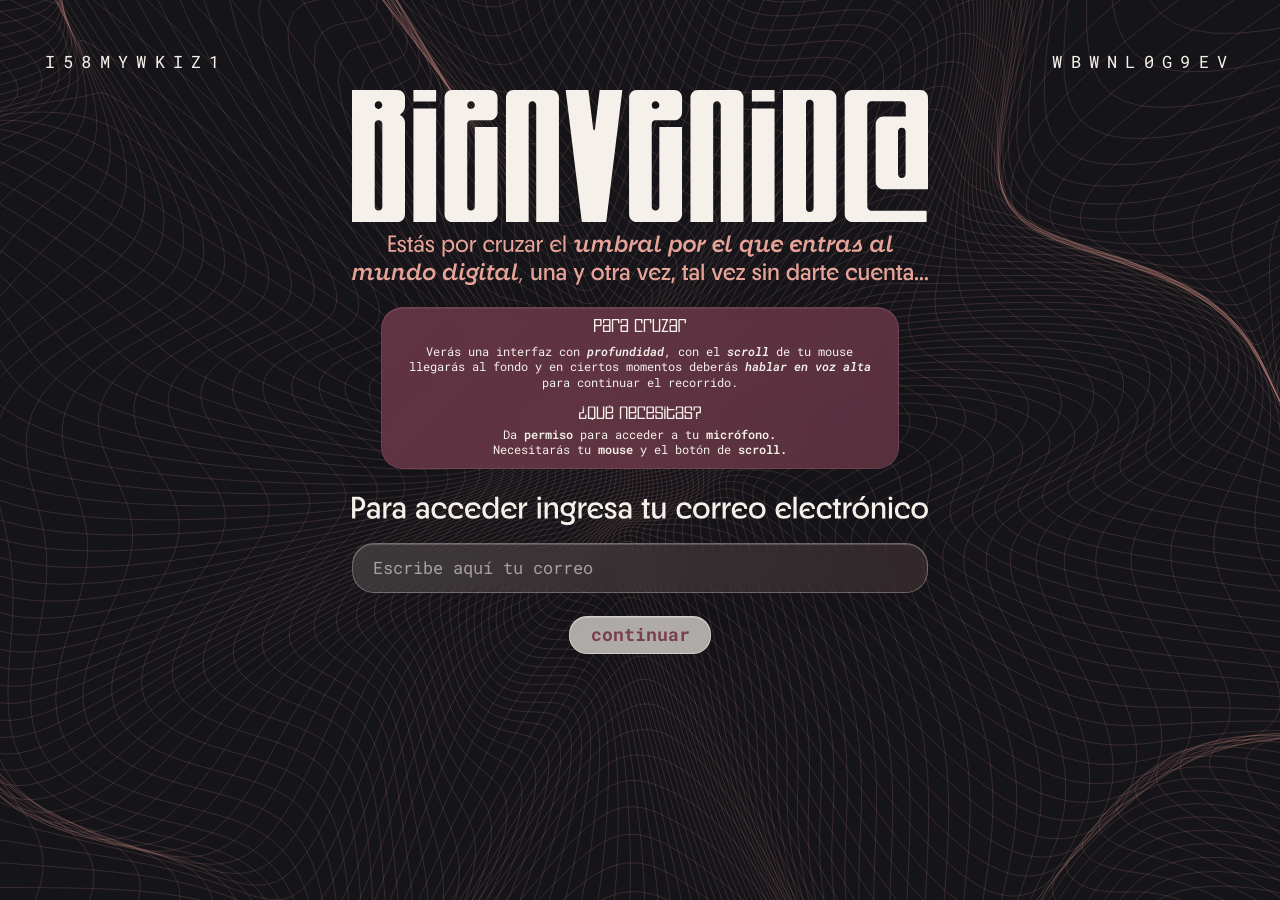
<file: index.html>
<!doctype html>
<html lang="es">
<head>
  <meta charset="utf-8">
  <meta name="viewport" content="width=device-width,initial-scale=1">
  <title>Bienvenide</title>
  <link rel="stylesheet" href="styles.css?v=50">
  <script src="script.js?v=51" defer></script>
</head>
<body>
  <main id="mesh-demo" class="mesh-demo">
    <div class="mesh-layer" aria-hidden="true"></div>
    <div class="code-decoration entrance" aria-hidden="true">
      <span data-random-code>8RG0@#&?/\</span>
      <span data-random-code>8RG0@#&?/\</span>
    </div>
    <section class="welcome" aria-label="Bienvenida">
      <h1 class="welcome-title entrance">
        <img src="assets/Recurso%204bienvenida.svg" alt="Bienvenide" width="386" height="88" decoding="async">
      </h1>
      <p class="threshold-subtitle"><img src="assets/Recurso%2025umbral.svg" alt="Estás por cruzar el umbral por el que entras al mundo digital, una y otra vez, tal vez sin darte cuenta"></p>
      <section class="instructions entrance" aria-labelledby="instructions-title">
        <!-- Supplied SVG headings retain accessible text alternatives. -->
        <h2 id="instructions-title" class="display-copy" data-svg-slot="instructions"><img src="assets/Recurso%2023para-cruzar.svg" alt="Para cruzar" class="label-svg"></h2>
        <p>Verás una interfaz con <strong><em>profundidad</em></strong>, con el <strong><em>scroll</em></strong> de tu mouse llegarás al fondo y en ciertos momentos deberás <strong><em>hablar en voz alta</em></strong> para continuar el recorrido.</p>
        <h2 class="display-copy" data-svg-slot="requirements"><img src="assets/Recurso%2024que-necesitas.svg" alt="¿Qué necesitas?" class="label-svg"></h2>
        <p>Da <strong>permiso</strong> para acceder a tu <strong>micrófono.</strong><br>Necesitarás tu <strong>mouse</strong> y el botón de <strong>scroll.</strong></p>
      </section>
      <section class="access entrance" aria-labelledby="access-title">
        <h2 id="access-title" class="display-copy" data-svg-slot="access"><img src="assets/Recurso%208para-acceder.svg" alt="Para acceder ingresa tu correo electrónico" class="label-svg"></h2>
        <!-- Email and microphone permission unlock the local transition. -->
        <form class="access-form" novalidate>
          <label class="sr-only" for="welcome-email">Correo electrónico</label>
          <input id="welcome-email" name="email" type="email" required aria-describedby="access-feedback" autocomplete="email" placeholder="Escribe aquí tu correo">
          <p id="access-feedback" class="access-feedback" role="status" aria-live="polite" aria-atomic="true"></p>
          <button type="submit" class="continue-button">continuar</button>
        </form>
      </section>
    </section>
  </main>
</body>
</html>
</file>
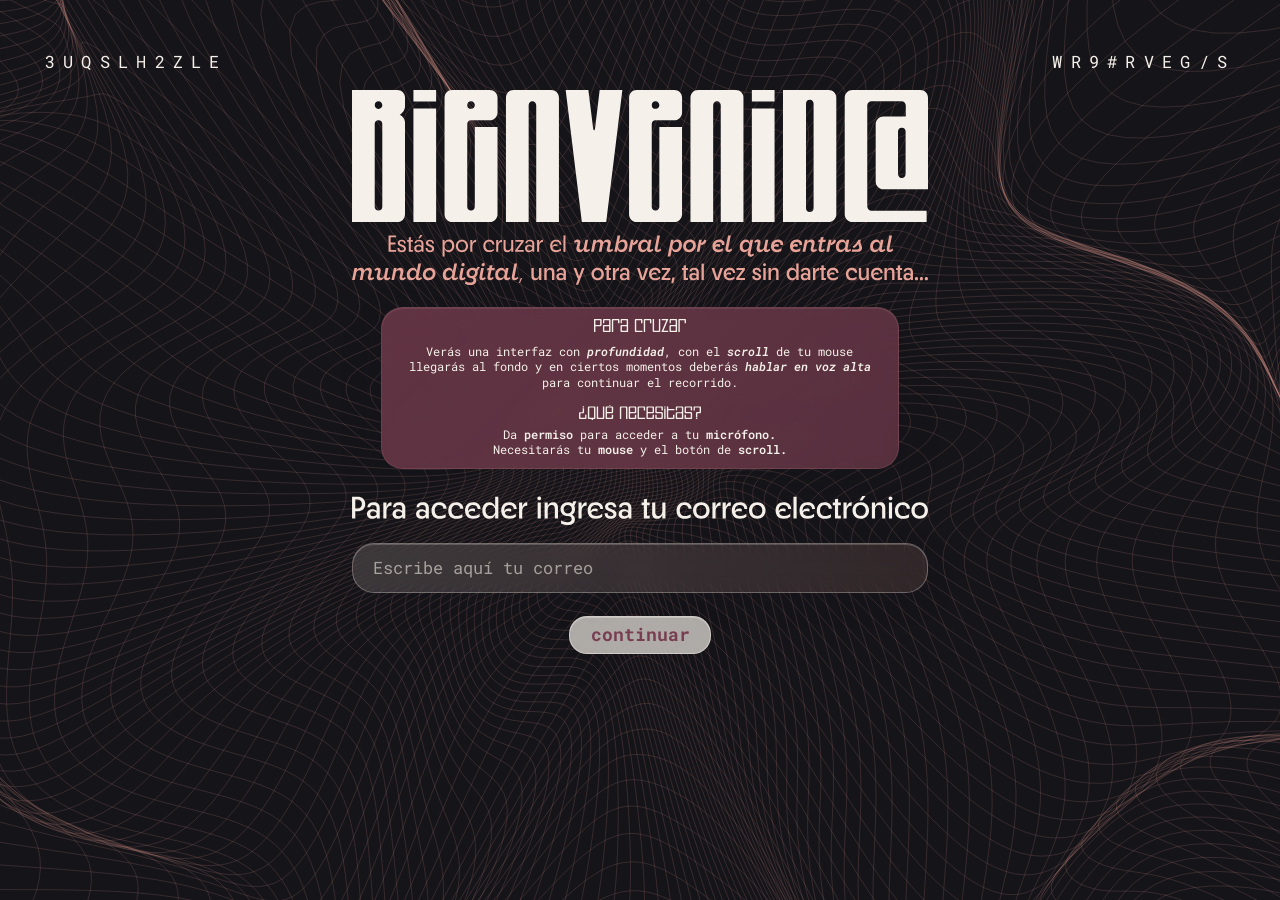
<file: interaccion.html>
<!doctype html>
<html lang="es">
<head>
  <meta charset="utf-8">
  <meta name="viewport" content="width=device-width,initial-scale=1">
  <meta name="theme-color" content="#151419">
  <title>Interacción</title>
  <link rel="stylesheet" href="styles.css?v=50">
  <script src="script.js?v=51" defer></script>
</head>
<body>
  <main id="mesh-demo" class="mesh-demo interaction-page" data-page="interaction" aria-label="Llave tridimensional de líneas coral en movimiento suave">
    <div class="mesh-layer" aria-hidden="true"></div>
  </main>
</body>
</html>
</file>
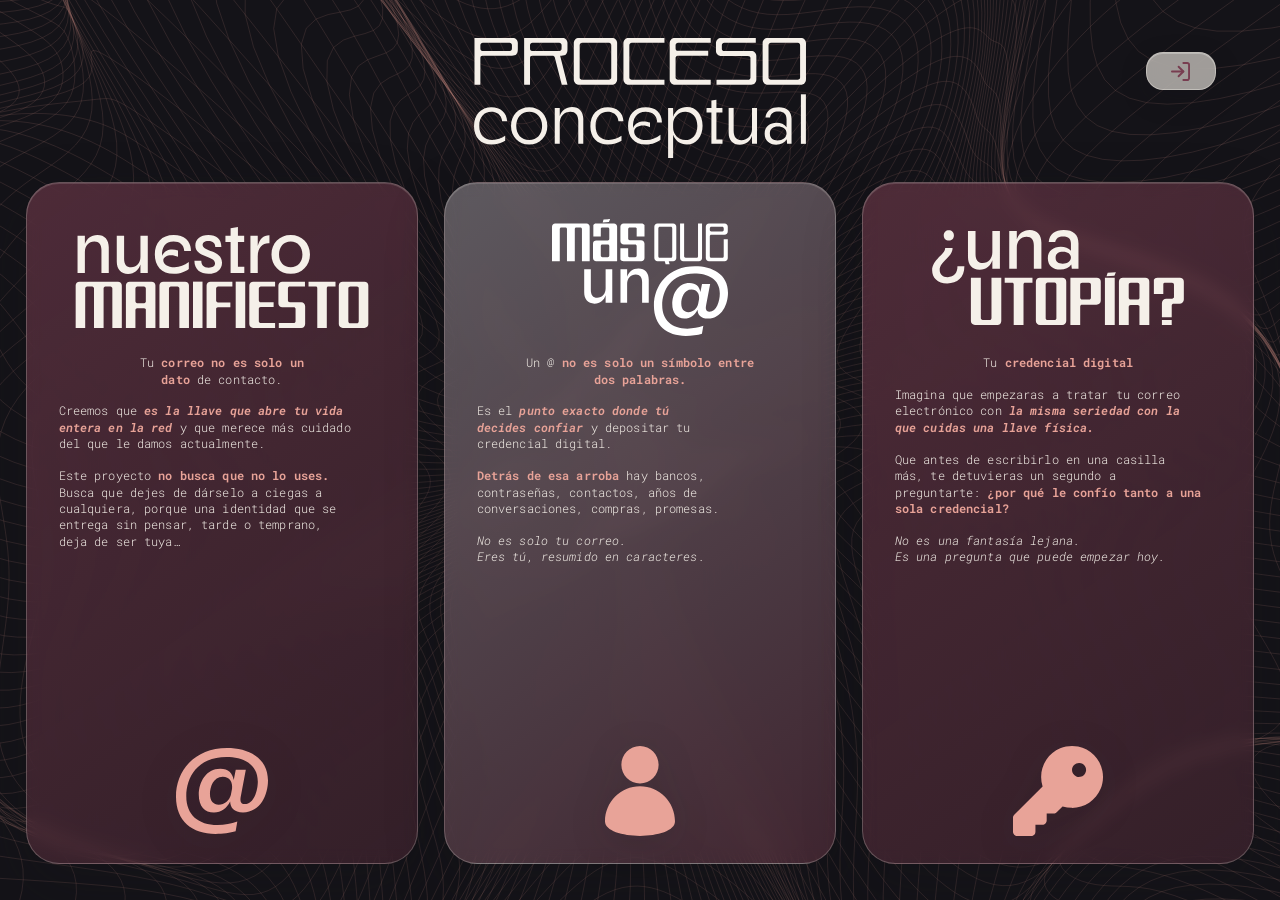
<file: reflexion.html>
<!doctype html>
<html lang="es">
<head>
  <meta charset="utf-8">
  <meta name="viewport" content="width=device-width,initial-scale=1">
  <meta name="theme-color" content="#151419">
  <title>Proceso conceptual</title>
  <link rel="stylesheet" href="styles.css?v=50">
  <script src="script.js?v=51" defer></script>
</head>
<body>
  <main id="mesh-demo" class="mesh-demo reflection-page" data-page="reflection" aria-labelledby="reflection-title">
    <div class="mesh-layer" aria-hidden="true"></div>
    <section class="reflection-content">
      <h1 id="reflection-title" class="reflection-heading">
        <img src="assets/Recurso%2021proceso.svg" alt="Proceso conceptual">
      </h1>
      <button type="button" class="reflection-exit" aria-label="Salir de Reflexión">
        <img src="assets/Recurso%2032salir.svg" alt="">
      </button>
      <div class="reflection-options">
        <article class="reflection-card reflection-card-manifesto">
          <img class="reflection-card-title" src="assets/Recurso%2020manifiesto.svg" alt="Nuestro manifiesto">
          <div class="reflection-copy">
            <p class="reflection-lead">Tu <strong>correo no es solo un<br>dato</strong> de contacto.</p>
            <p>Creemos que <strong><em>es la llave que abre tu vida<br>entera en la red</em></strong> y que merece más cuidado<br>del que le damos actualmente.</p>
            <p>Este proyecto <strong>no busca que no lo uses.</strong><br>Busca que dejes de dárselo a ciegas a<br>cualquiera, porque una identidad que se<br>entrega sin pensar, tarde o temprano,<br>deja de ser tuya…</p>
          </div>
          <img class="reflection-card-icon icon-at" src="assets/Recurso%2029icono-arroba.svg" alt="" aria-hidden="true">
        </article>
        <article class="reflection-card reflection-card-at">
          <img class="reflection-card-title" src="assets/Recurso%2019mas-que-arroba.svg" alt="Más que un arroba">
          <div class="reflection-copy">
            <p class="reflection-lead">Un @ <strong>no es solo un símbolo entre<br>dos palabras.</strong></p>
            <p>Es el <strong><em>punto exacto donde tú<br>decides confiar</em></strong> y depositar tu<br>credencial digital.</p>
            <p><strong>Detrás de esa arroba</strong> hay bancos,<br>contraseñas, contactos, años de<br>conversaciones, compras, promesas.</p>
            <p><em>No es solo tu correo.<br>Eres tú, resumido en caracteres.</em></p>
          </div>
          <img class="reflection-card-icon icon-person" src="assets/Recurso%2030icono-persona.svg" alt="" aria-hidden="true">
        </article>
        <article class="reflection-card reflection-card-utopia">
          <img class="reflection-card-title" src="assets/Recurso%2018utopia.svg" alt="¿Una utopía?">
          <div class="reflection-copy">
            <p class="reflection-lead">Tu <strong>credencial digital</strong></p>
            <p>Imagina que empezaras a tratar tu correo<br>electrónico con <strong><em>la misma seriedad con la<br>que cuidas una llave física.</em></strong></p>
            <p>Que antes de escribirlo en una casilla<br>más, te detuvieras un segundo a<br>preguntarte: <strong>¿por qué le confío tanto a una<br>sola credencial?</strong></p>
            <p><em>No es una fantasía lejana.<br>Es una pregunta que puede empezar hoy.</em></p>
          </div>
          <img class="reflection-card-icon icon-key" src="assets/Recurso%2031icono-llavetres.svg" alt="" aria-hidden="true">
        </article>
      </div>
    </section>
  </main>
</body>
</html>
</file>
<file: styles.css>
@font-face { font-family:'Roboto Mono'; src:url('assets/RobotoMono-VariableFont_wght.ttf') format('truetype'); font-weight:100 900; font-style:normal; font-display:swap; }
@font-face { font-family:'Roboto Mono'; src:url('assets/RobotoMono-Italic-VariableFont_wght.ttf') format('truetype'); font-weight:100 900; font-style:italic; font-display:swap; }
:root {
  color-scheme: dark;
  --color-background: #151419;
  --color-mesh: #D99489;
  --mesh-opacity: 0.22;
  --color-primary-text: #F5F0E9;
  --color-secondary-text: #C0B8BF;
  --color-field: #29262E;
  --color-accent: #783D50;
  --color-focus: #F2B0A2;
  --font-body: 'Roboto Mono', monospace;
  --font-display-placeholder: Arial, sans-serif;
  background: var(--color-background);
}
* { box-sizing: border-box; }
body { margin: 0; }
.mesh-demo { position: relative; isolation: isolate; width: 100%; min-height: 100svh; overflow: hidden; background: var(--color-background); color: var(--color-primary-text); font-family: var(--font-body); }
.mesh-layer { position: absolute; inset: 0; z-index: -1; overflow: hidden; pointer-events: none; }
.mesh-layer canvas { display: block; width: 100%; height: 100%; }
.code-decoration { position: absolute; top: clamp(24px, 5.6vh, 76px); left: 3.5%; right: 3.5%; display: flex; justify-content: space-between; gap: 20px; color: var(--color-primary-text); font-size: clamp(12px, 1.35vw, 27px); letter-spacing: .48em; white-space: nowrap; pointer-events: none; }
.welcome { width: clamp(560px, 48vw, 920px); margin: 0 auto; padding: clamp(88px, 11.5vh, 160px) 0 clamp(48px, 6vh, 88px); text-align: center; }
.welcome-title { margin: 0 0 clamp(24px, 3.7vh, 48px); line-height: 0; }
.welcome-title img { width: 100%; height: auto; display: block; }
.instructions { padding: clamp(18px, 1.5vw, 30px) clamp(18px, 2.3vw, 46px); border-radius: clamp(20px, 2vw, 40px); background: rgb(120 61 80 / .82); }
.display-copy { font-family: var(--font-display-placeholder); font-weight: 400; }
.instructions h2 { margin: 0 0 .7em; font-size: clamp(20px, 1.7vw, 34px); line-height: 1.2; }
.instructions p { margin: 0; font-size: clamp(15px, 1.15vw, 23px); line-height: 1.3; font-weight: 400; }
.instructions p + h2 { margin-top: .85em; margin-bottom: .4em; }
.instructions strong { font-weight: 600; }
.access { margin-top: clamp(28px, 4vh, 56px); }
.access h2 { font-size: clamp(22px, 1.9vw, 38px); line-height: 1.25; margin: 0 0 clamp(22px, 3vh, 40px); }
.access-form { display: flex; flex-direction: column; align-items: center; gap: clamp(28px, 3.6vh, 50px); }
.access-form input { width: 100%; border: 1px solid transparent; border-radius: 18px; background: var(--color-field); color: var(--color-primary-text); padding: .65em 1.35em; min-height: 48px; font: 400 clamp(14px, 1.34vw, 26px)/1.5 var(--font-body); }
.access-form input::placeholder { color: var(--color-secondary-text); opacity: 1; }
.continue-button { background: var(--color-accent); color: var(--color-primary-text); border: 0; border-radius: 18px; min-height: 48px; padding: .28em 1.4em; font-size: clamp(24px, 1.9vw, 38px); line-height: 1.2; cursor: pointer; }
.access-form :focus-visible { outline: 2px solid var(--color-focus); outline-offset: 4px; }
.continue-button:hover { background: #8b4b60; }
.sr-only { position: absolute; width: 1px; height: 1px; padding: 0; margin: -1px; overflow: hidden; clip-path: inset(50%); white-space: nowrap; border: 0; }
.entrance { animation: welcome-fade 1.4s ease-out both; }
.code-decoration { animation-delay: .1s; }
.welcome-title { animation-delay: .25s; }
.instructions { animation-delay: .45s; }
.access { animation-delay: .65s; }
@keyframes welcome-fade { from { opacity: 0; } to { opacity: 1; } }
@media (max-width: 900px) {
  .welcome { width: min(680px, calc(100% - 40px)); padding-top: 110px; }
  .instructions p { font-size: clamp(14px, 2.3vw, 18px); }
  .access-form input { font-size: 16px; }
  .welcome-title { margin-bottom: 28px; }
}
@media (max-width: 480px) {
  .code-decoration { font-size: 11px; letter-spacing: .2em; }
  .welcome { width: calc(100% - 32px); padding: 88px 0 40px; }
  .instructions { padding: 22px 18px; }
  .instructions p { line-height: 1.55; }
  .access h2 { font-size: 23px; }
  .access-form input { padding-inline: 16px; }
  .continue-button { min-width: 160px; }
}
@media (prefers-reduced-motion: reduce) { .entrance { animation: none; } }

@media (max-height: 500px) and (orientation: landscape) { .welcome { padding-top: 76px; } }

/* Supplied lettering: intrinsic proportions, responsive sizing, accessible alt text. */
.label-svg { display: block; width: auto; height: .9em; max-width: 100%; margin-inline: auto; }
[data-svg-slot="access"] .label-svg { width: 100%; height: auto; }
.continue-button .label-svg { height: .8em; }
.continue-button { padding: .55em 1.25em; }

/* Staggered central entrance. Containers stay still; each text enters separately. */
.welcome-title.entrance, .instructions.entrance, .access.entrance { animation: none; }
.welcome-title,
.instructions > h2,
.instructions > p,
.access > h2,
.access-form > input,
.access-form > button {
  animation: center-reveal 1800ms ease-in-out both;
  animation-delay: var(--reveal-delay, 400ms);
}
.welcome-title { --reveal-delay: 400ms; }
.instructions > h2:first-child { --reveal-delay: 1200ms; }
.instructions > p:nth-of-type(1) { --reveal-delay: 2000ms; }
.instructions > h2:nth-of-type(2) { --reveal-delay: 2800ms; }
.instructions > p:nth-of-type(2) { --reveal-delay: 3600ms; }
/* Instructions finish at 5.4s; allow 6s to read before revealing access. */
.access > h2 { --reveal-delay: 11400ms; }
.access-form > input { --reveal-delay: 12200ms; }
.access-form > button { --reveal-delay: 13000ms; }
/* Override the container reset for the title, which is itself a reveal item. */
.welcome-title.entrance { animation: center-reveal 1800ms ease-in-out 400ms both; }
.instructions.entrance { animation: welcome-fade 2000ms ease-in-out 850ms both; }
@keyframes center-reveal {
  from { opacity: 0; transform: translateY(14px); }
  to { opacity: 1; transform: translateY(0); }
}
/* Focusing a control makes it visible immediately, even during the entrance. */
.access-form > input:focus, .access-form > button:focus { animation: none; }
@media (prefers-reduced-motion: reduce) {
  .welcome-title.entrance, .instructions.entrance, .access.entrance,
  .instructions > h2, .instructions > p, .access > h2,
  .access-form > input, .access-form > button { animation: none; }
}

/* Shared fixed viewport keeps the geometry framing consistent between pages. */
.mesh-layer { position: fixed; }
.interaction-page { min-height: 100svh; }
.access-feedback { color:var(--color-focus); font:400 14px/1.5 var(--font-body); margin:-12px 0; width:100%; padding-left:20px; text-align:left; }
.access-feedback:empty { display: none; }
.access-form input[aria-invalid="true"] { border-color: var(--color-focus); }
.has-feedback .access > h2, .has-feedback .access-form > input,
.has-feedback .access-form > button { animation: none; }
.continue-button:disabled { cursor: wait; opacity: .55; }
.welcome, .code-decoration { transition: opacity 1s ease-in-out; }
.is-leaving .welcome, .is-leaving .code-decoration { opacity: 0; pointer-events: none; }
/* Override entrance fill mode on the decoration so it can fade out as well. */
.is-leaving .code-decoration { animation: none; }
@media (prefers-reduced-motion: reduce) {
  .welcome, .code-decoration { transition: none; }
}

/* Interaction layers: background 0, text 1, connections 2, keys 3,
   preserved mesh 4, heading and controls 6. */
.inbox-page { height:100svh; min-height:100svh; overflow:hidden; }
.inbox-page .mesh-layer { z-index:4; }
.inbox-scene { position:absolute; inset:0; pointer-events:none; font-family:var(--font-body); color:var(--color-primary-text); }
.scene-vignette { position:absolute; inset:0; z-index:0; background:radial-gradient(ellipse at center,transparent 45%,rgb(120 61 80 / .25) 83%,rgb(120 61 80 / .72) 115%); opacity:0; animation:inbox-enter 2s ease 0s forwards; }
.ambient-data { position:absolute; inset:0; z-index:1; opacity:0; animation:inbox-enter 1.5s ease .2s forwards; }
.ambient-data span { position:absolute; color:var(--color-primary-text); font-size:clamp(12px,1.25vw,22px); letter-spacing:.12em; white-space:nowrap; }
.data-network { position:absolute; inset:0; width:100%; height:100%; z-index:2; overflow:visible; opacity:0; animation:inbox-enter 1s ease 1.6s forwards; }
.data-network line { stroke:var(--color-primary-text); stroke-width:1; }
.data-network circle { fill:var(--color-primary-text); }
.secondary-keys { position:absolute; inset:0; z-index:3; overflow:hidden; opacity:0; animation:inbox-enter 1.8s ease .7s forwards; }
.secondary-key { position:absolute; width:41%; aspect-ratio:942.34/401.15; opacity:.78; transform-origin:center; animation:key-drift var(--drift-time,23s) ease-in-out infinite alternate; }
.secondary-key canvas { display:block; width:100%; height:100%; }
.secondary-key-0 { left:-6%; top:35%; --angle:-22deg; --drift-time:27s; }
.secondary-key-1 { right:17%; top:-18%; --angle:157deg; --drift-time:33s; animation-delay:-7s; }
.secondary-key-2 { right:-9%; top:23%; --angle:83deg; --drift-time:29s; animation-delay:-12s; }
.secondary-key-3 { right:-2%; bottom:-13%; --angle:24deg; --drift-time:37s; animation-delay:-18s; }
.inbox-heading { position:absolute; left:2.4%; top:8%; width:22%; z-index:12; opacity:0; transform:translate3d(0,0,0); will-change:opacity,transform; animation:inbox-enter 1.4s ease .2s forwards,heading-float 8s ease-in-out 1.6s infinite; }
.inbox-heading h1 { margin:0; padding:14px 16px; border-radius:22px; background:rgb(192 184 191 / .32); }
.inbox-title-art { display:block; width:100%; aspect-ratio:515.71/169.21; background:var(--color-primary-text); mask:url('assets/Recurso%209Bandeja-entrada.svg') center/contain no-repeat; -webkit-mask:url('assets/Recurso%209Bandeja-entrada.svg') center/contain no-repeat; }
.inbox-heading p { margin:16px 0 0 18%; font-size:clamp(12px,1.2vw,21px); white-space:nowrap; }
.inbox-heading p span { margin-right:.5em; }
.discover-icon { width:1em; height:1em; flex:0 0 auto; border:1px solid currentColor; background:linear-gradient(45deg,transparent 48%,currentColor 49%,currentColor 51%,transparent 52%),linear-gradient(-45deg,transparent 48%,currentColor 49%,currentColor 51%,transparent 52%); }
.inbox-top-code { position:absolute; inset:3.5% 3.2% auto; display:flex; justify-content:space-between; z-index:30; font-size:clamp(11px,1.3vw,23px); letter-spacing:.4em; opacity:0; animation:inbox-enter 1s ease .1s forwards; pointer-events:none; text-shadow:0 2px 12px #151419,0 0 6px #151419; }
.data-node { position:absolute; z-index:7; display:grid; justify-items:center; gap:4px; border:0; background:transparent; color:var(--color-primary-text); transform:translate(-50%,-50%); opacity:0; visibility:hidden; transition:opacity .7s ease,visibility .7s; pointer-events:none; padding:6px; cursor:pointer; }
.data-node.is-visible { opacity:1; visibility:visible; pointer-events:auto; }
.node-square { display:block; width:68px; height:68px; border:1px solid var(--color-primary-text); background:linear-gradient(45deg,transparent 49%,var(--color-primary-text) 50%,transparent 51%),linear-gradient(-45deg,transparent 49%,var(--color-primary-text) 50%,transparent 51%); }
.click-tag { padding:3px 12px; border-radius:22px; background:var(--color-primary-text); color:var(--color-accent); font:600 13px/1.45 var(--font-body); }
.email-counter { position:absolute; z-index:40; pointer-events:auto; width:min(470px,calc(100% - 32px)); aspect-ratio:728/360; min-height:0; overflow:hidden; background:var(--color-primary-text); color:var(--color-accent); border-radius:15px; padding:46px 18px 18px; box-shadow:0 12px 42px rgb(21 20 25 / .34); }
.email-counter[hidden] { display:none; }
.counter-signal { position:absolute; top:20px; left:18px; right:18px; height:18px; overflow:hidden; background:repeating-linear-gradient(to right,var(--color-accent) 0 8px,transparent 8px 18px) center/100% 2px no-repeat; }
.counter-signal i { position:absolute; left:0; top:50%; display:block; width:11px; height:11px; margin-top:-5.5px; border-radius:50%; background:var(--color-focus); box-shadow:0 0 0 4px var(--color-primary-text); animation:counter-dot-travel 1.55s linear infinite; }
.counter-signal i:nth-child(3n+1) { width:16px; height:16px; margin-top:-8px; background:var(--color-accent); }
.counter-signal i:nth-child(2) { animation-delay:-.22s; }
.counter-signal i:nth-child(3) { animation-delay:-.44s; }
.counter-signal i:nth-child(4) { animation-delay:-.66s; }
.counter-signal i:nth-child(5) { animation-delay:-.88s; }
.counter-signal i:nth-child(6) { animation-delay:-1.1s; }
.counter-signal i:nth-child(7) { width:7px; height:7px; margin-top:-3.5px; animation-delay:-1.32s; }
.counter-toolbar { position:absolute; top:8px; right:9px; display:flex; justify-content:flex-end; margin:0; }
.counter-tabs { display:flex; gap:6px; }
.counter-tabs button { color:var(--color-accent); background:transparent; border:0; padding:4px 6px; font:400 12px/1.5 var(--font-body); cursor:pointer; min-height:32px; }
.counter-tabs button[aria-pressed="true"] { background:var(--color-accent); color:var(--color-primary-text); border-radius:6px; }
.counter-close { border:0; background:transparent; color:var(--color-accent); font:400 24px/1 sans-serif; min-width:32px; min-height:32px; cursor:pointer; }
.counter-number { display:block; font:400 clamp(25px,3vw,42px)/1.05 var(--font-body); font-variant-numeric:tabular-nums; white-space:nowrap; letter-spacing:.01em; }
.counter-caption { font:700 italic clamp(16px,1.85vw,27px)/1.15 var(--font-body); margin:8px 0 20px; }
.counter-source { font:300 clamp(10px,1vw,14px)/1.4 var(--font-body); margin:0; }
.counter-icon { position:absolute; right:18px; bottom:16px; width:44px; height:44px; background:var(--color-focus); mask:center/contain no-repeat; -webkit-mask:center/contain no-repeat; }
.email-counter[data-period="today"] .counter-icon { mask-image:url('assets/Recurso%2027dia-icono.svg'); -webkit-mask-image:url('assets/Recurso%2027dia-icono.svg'); }
.email-counter[data-period="year"] .counter-icon { mask-image:url('assets/Recurso%2026año-icono.svg'); -webkit-mask-image:url('assets/Recurso%2026año-icono.svg'); }
.scroll-cue { position:absolute; bottom:3%; left:50%; z-index:15; transform:translateX(-50%); color:var(--color-primary-text); background:var(--color-accent); border-radius:18px; padding:9px 38px; font:700 20px/1.1 var(--font-body); opacity:0; animation:inbox-enter 1s ease 2.5s forwards,scroll-drift 4s ease-in-out 3.5s infinite; }
.inbox-scene button:focus-visible { outline:2px solid var(--color-focus); outline-offset:4px; }
@keyframes inbox-enter { to { opacity:1; } }
@keyframes heading-float { 0%,100% { transform:translate3d(0,0,0) rotate(0); } 50% { transform:translate3d(4px,4px,0) rotate(.2deg); } }
@keyframes counter-dot-travel { from { left:0; transform:scale(.78); } 50% { transform:scale(1.08); } to { left:calc(100% - 16px); transform:scale(.72); } }
@keyframes key-drift { from { transform:translate(0,-7px) rotate(var(--angle)); } to { transform:translate(9px,9px) rotate(calc(var(--angle) + 5deg)); } }
@keyframes scroll-drift { 50% { translate:0 5px; } }
@media(max-width:650px) {
 .inbox-heading { width:48%; top:8%; left:5%; }
 .inbox-heading h1 { padding:10px 12px; border-radius:14px; }
 .inbox-heading p { margin-left:5%; }
 .inbox-top-code { font-size:10px; letter-spacing:.16em; }
 .ambient-data span { font-size:10px; max-width:36%; overflow:hidden; }
 .ambient-data span:nth-child(2n) { display:none; }
 .secondary-key { width:68%; opacity:.55; }
 .secondary-key-0 { top:38%; left:-23%; }
 .secondary-key-1 { top:6%; right:-35%; }
 .secondary-key-2 { top:57%; right:-28%; }
 .secondary-key-3 { right:-8%; bottom:0; }
 .scroll-cue { bottom:7%; padding:8px 30px; font-size:22px; }
 .node-square { width:56px; height:56px; }
 .click-tag { font-size:14px; }
 .counter-tabs button,.counter-close { min-height:44px; }
 .counter-source { font-size:11px; }
}
@media(prefers-reduced-motion:reduce) {
 .scene-vignette,.ambient-data,.secondary-keys,.data-network,.inbox-heading,.inbox-top-code,.scroll-cue { animation:none; opacity:1; }
 .secondary-key { animation:none; transform:rotate(var(--angle)); }
 .data-node { transition:none; }
}

/* Faster data rhythm: soft pulses, never abrupt flashes. */
.scene-vignette { inset:-14%; animation:inbox-enter 2s ease forwards,gradient-flow 12s ease-in-out infinite alternate; }
.secondary-key-0 { --drift-time:11s; }
.secondary-key-1 { --drift-time:14s; }
.secondary-key-2 { --drift-time:9s; }
.secondary-key-3 { --drift-time:16s; }
@keyframes key-drift {
  0% { transform:translate(-18px,-22px) rotate(calc(var(--angle) - 7deg)); }
  50% { transform:translate(24px,8px) rotate(calc(var(--angle) + 4deg)); }
  100% { transform:translate(42px,30px) rotate(calc(var(--angle) + 14deg)); }
}
@keyframes gradient-flow {
  0% { transform:translate(-3%,-2%) rotate(-5deg) scale(1); }
  50% { transform:translate(3%,2%) rotate(3deg) scale(1.07); }
  100% { transform:translate(-1%,4%) rotate(7deg) scale(1.02); }
}
.live-dot { display:inline-block; animation:live-pulse 1.5s ease-in-out infinite; }
.click-tag { animation:live-pulse 1.8s ease-in-out infinite; }
.data-node[data-node-period="year"] .click-tag { animation-delay:-.7s; }
.scroll-cue { animation:inbox-enter 1s ease 2.5s forwards,scroll-drift 3s ease-in-out 3.5s infinite,soft-blink 2.2s ease-in-out 3.5s infinite; }
@keyframes live-pulse { 0%,100% { opacity:.95; } 50% { opacity:.35; } }
@keyframes soft-blink { 0%,100% { opacity:.85; } 50% { opacity:.42; } }
@media(prefers-reduced-motion:reduce) {
 .scene-vignette,.secondary-key,.live-dot,.click-tag,.scroll-cue { animation:none; }
 .scene-vignette { opacity:1; transform:none; }
 .scroll-cue { opacity:.85; }
}

/* Depth journey: the same mesh returns to its original continuous surface. */
.inbox-scene { --depth:0; --world-opacity:0; }
.scene-vignette { translate:var(--pointer-x,0%) var(--pointer-y,0%); transition:translate 1.2s ease; }
.world-message { position:absolute; left:3%; top:50%; width:94%; aspect-ratio:461.13/88.63; transform:translateY(-50%) scale(var(--world-scale,.82)); transform-origin:center; z-index:3; background:var(--color-primary-text); opacity:var(--world-opacity); mask:url('assets/Recurso%2012el-mundo.svg') center/contain no-repeat; -webkit-mask:url('assets/Recurso%2012el-mundo.svg') center/contain no-repeat; will-change:transform,opacity; transition:opacity .25s ease-in-out; }
.has-scrolled .inbox-heading { animation:none; opacity:calc(1 - var(--depth) * 3); }
.session-date { letter-spacing:.32em; white-space:nowrap; }
.session-email { letter-spacing:0; max-width:47%; overflow:hidden; text-overflow:ellipsis; white-space:nowrap; }
.ambient-data { z-index:5; }
.ambient-data span { max-width:24%; overflow:hidden; transform-origin:center; will-change:transform,opacity; }
.ambient-data { transform:translate3d(calc(var(--pointer-x,0%) * -.55),calc(var(--pointer-y,0%) * -.55),0) scale(calc(1 + var(--travel,0) * .16)); transform-origin:center; }
.data-network { transform:translate3d(calc(var(--pointer-x,0%) * .35),calc(var(--pointer-y,0%) * .35),0) scale(calc(1 + var(--travel,0) * .08)); transform-origin:center; }
.secondary-key { width:29%; opacity:.72; }
.secondary-key-0 { left:-5%; top:40%; --angle:-32deg; }
.secondary-key-1 { right:20%; top:-5%; --angle:163deg; }
.secondary-key-2 { right:-8%; top:33%; --angle:81deg; }
.secondary-key-3 { right:3%; top:auto; bottom:0%; --angle:25deg; }
@keyframes key-drift {
  from { transform:perspective(800px) translate3d(-7px,-8px,0) rotate(var(--angle)) rotateY(-14deg) rotateX(8deg); }
  to { transform:perspective(800px) translate3d(8px,9px,20px) rotate(calc(var(--angle) + 7deg)) rotateY(14deg) rotateX(-8deg); }
}
.has-scrolled .secondary-keys { animation:none; opacity:0; }
.key-fragment { position:fixed; z-index:5; pointer-events:none; }
.click-tag { font-size:11px; padding:2px 9px; background:rgb(120 61 80 / .66); }
.counter-toolbar { justify-content:flex-end; margin-bottom:0; }
.has-scrolled .click-tag { animation:none; opacity:calc(1 - var(--depth)); }
.live-dot { filter:drop-shadow(0 0 4px var(--color-primary-text)); animation:live-glow 1.8s ease-in-out infinite; }
@keyframes live-glow { 0%,100% { opacity:1; filter:drop-shadow(0 0 6px var(--color-primary-text)); } 50% { opacity:.28; filter:drop-shadow(0 0 1px var(--color-primary-text)); } }
.scroll-cue { background:rgb(120 61 80 / .58); }
@media(max-width:650px) {
 .secondary-key { width:33%; }
 .secondary-key-0 { left:-6%; top:39%; }
 .secondary-key-1 { right:2%; top:15%; }
 .secondary-key-2 { right:-8%; top:57%; }
 .secondary-key-3 { right:4%; bottom:1%; }
 .session-date { letter-spacing:.13em; }
 .ambient-data span { max-width:23%; }
}
@media(prefers-reduced-motion:reduce) {
 .live-dot { animation:none; filter:none; }
 .scene-vignette { transition:none; translate:none; }
 .ambient-data span { translate:none!important; }
}
.scene-vignette { background:radial-gradient(ellipse at 50% 48%,transparent 30%,rgb(120 61 80 / .28) 58%,rgb(120 61 80 / .85) 83%,#783D50 100%); }

/* World-to-door chapter. */
.music-control { position:absolute; top:3%; right:27%; z-index:10; width:38px; height:38px; padding:7px; border:0; border-radius:50%; background:transparent; color:var(--color-primary-text); pointer-events:auto; opacity:.9; transition:opacity .35s ease,background .35s ease,transform .35s ease; }
.music-control span { display:block; width:100%; height:100%; background:currentColor; mask:url('assets/Recurso%2013musica%20on-off.svg') center/contain no-repeat; -webkit-mask:url('assets/Recurso%2013musica%20on-off.svg') center/contain no-repeat; animation:music-beat .72s ease-in-out infinite alternate; }
.music-control:hover,.music-control:focus-visible { background:rgb(120 61 80 / .45); transform:scale(1.12); }
.music-control.is-muted { opacity:.42; }
.music-control.is-muted span { animation-play-state:paused; transform:scaleY(.55); }
.is-scrolling .music-control { opacity:0; pointer-events:none; }
@keyframes music-beat { from { transform:scaleY(.68) scaleX(.9); filter:drop-shadow(0 0 0 transparent); } to { transform:scaleY(1.08) scaleX(1.02); filter:drop-shadow(0 0 5px var(--color-focus)); } }

.node-square { box-shadow:0 0 10px rgb(242 176 162 / .22); transition:box-shadow .45s ease,transform .45s ease; }
.data-node:hover .node-square,.data-node:focus-visible .node-square,.data-node[aria-expanded="true"] .node-square { box-shadow:0 0 8px var(--color-focus),0 0 25px rgb(217 148 137 / .7); transform:scale(1.1); }

.door-frame { display:none; }
.door-asset { position:absolute; left:50%; top:48%; z-index:6; width:min(60vw,760px,72vh); aspect-ratio:1; transform:translate(-50%,-50%) perspective(1100px) translateZ(calc((var(--door-progress,0) - 1) * 440px)) scale(calc(.58 + var(--door-progress,0) * .42)) rotateY(calc(-10deg + var(--door-progress,0) * 7deg)); opacity:clamp(0,calc((var(--door-progress,0) - .32) * 1.32),.9); transform-origin:20% 50%; will-change:transform,opacity; }
.door-state { position:absolute; inset:0; display:block; width:100%; height:100%; background:var(--color-mesh); mask-position:center; mask-size:contain; mask-repeat:no-repeat; mask-mode:alpha; -webkit-mask-position:center; -webkit-mask-size:contain; -webkit-mask-repeat:no-repeat; transition:opacity 1.2s ease-in-out,transform 1.2s cubic-bezier(.65,0,.2,1); backface-visibility:hidden; }
.door-closed { opacity:1; transform:perspective(1000px) rotateY(0) scale(1); mask-image:url('assets/puerta-cerrada.png?v=2'); -webkit-mask-image:url('assets/puerta-cerrada.png?v=2'); }
.door-open-state { opacity:0; transform:perspective(1000px) rotateY(31deg) translateX(-4%) scale(.96); mask-image:url('assets/puerta-abierta.png?v=2'); -webkit-mask-image:url('assets/puerta-abierta.png?v=2'); }
.door-ready .door-asset { animation:door-drift 5.5s ease-in-out infinite alternate; }
.door-open .door-asset { animation:none; translate:0 0; transform:translate(-50%,-50%) perspective(1100px) translateZ(0) scale(1) rotateY(0); }
.door-open .door-closed { opacity:0; transform:perspective(1000px) rotateY(-42deg) translateX(-10%) scale(.98); }
.door-open .door-open-state { opacity:.94; transform:perspective(1000px) rotateY(0) translateX(0) scale(1); }
@keyframes door-drift { from { translate:0 0; } to { translate:5px 6px; } }
.inbox-page .mesh-layer canvas { transition:none; filter:none; }

.door-question-art { position:absolute; z-index:2; left:4%; right:4%; top:50%; aspect-ratio:493/112.39; transform:translateY(-50%) scale(.96); background:var(--color-primary-text); opacity:0; filter:blur(12px); mask:url('assets/abrirla.svg') center/contain no-repeat; -webkit-mask:url('assets/abrirla.svg') center/contain no-repeat; transition:opacity 1.8s ease-in-out,transform 1.8s ease-in-out,filter 1.8s ease-in-out; }
.door-question .door-question-art { opacity:.30; filter:blur(0); transform:translateY(-50%) scale(1); }
.door-instruction .door-question-art { opacity:0; filter:blur(12px); transform:translateY(-50%) scale(1.035); }
.door-instruction-text { position:absolute; left:50%; bottom:7%; z-index:8; width:min(960px,88%); transform:translate(-50%,18px); padding:9px 28px; border:1px solid var(--color-secondary-text); border-radius:20px; background:rgb(21 20 25 / .88); box-shadow:0 0 28px 20px rgb(21 20 25 / .38); backdrop-filter:blur(10px); color:var(--color-secondary-text); font-size:clamp(16px,2vw,32px); text-align:center; opacity:0; transition:opacity 1.3s ease,transform 1.3s ease; }
.door-instruction .door-instruction-text { opacity:1; transform:translate(-50%,0); }
.door-instruction .ambient-data,.door-instruction .data-network { mask-image:linear-gradient(to bottom,#000 0%,#000 70%,transparent 84%); -webkit-mask-image:linear-gradient(to bottom,#000 0%,#000 70%,transparent 84%); }
.voice-mic { --voice:0; position:absolute; top:7%; left:50%; z-index:9; width:41px; height:50px; transform:translate(-50%,-10px); border:0; background:transparent; color:var(--color-secondary-text); opacity:0; pointer-events:none; filter:drop-shadow(0 0 0 transparent); transition:opacity .32s ease,color .32s ease,filter .16s linear,transform .32s ease; }
.voice-mic span { position:absolute; inset:0; display:block; background:currentColor; mask:url('assets/Recurso%2016microfono.svg') center/contain no-repeat; -webkit-mask:url('assets/Recurso%2016microfono.svg') center/contain no-repeat; }
.door-instruction .voice-mic { opacity:.45; transform:translate(-50%,0); }
.voice-mic.is-hearing { opacity:calc(.5 + var(--voice) * .5); color:var(--color-focus); filter:drop-shadow(0 0 calc(2px + var(--voice) * 12px) var(--color-focus)) drop-shadow(0 0 calc(var(--voice) * 17px) var(--color-mesh)); transform:translate(-50%,0) scale(calc(1 + var(--voice) * .1)); }
.speech-debug { position:absolute; top:14%; left:50%; z-index:9; max-width:62%; transform:translateX(-50%); color:var(--color-secondary-text); font:400 10px/1.4 var(--font-body); opacity:.34; overflow:hidden; white-space:nowrap; text-overflow:ellipsis; }

@media(hover:hover) and (pointer:fine) {
 html,body,button,a,input,[role="button"] { cursor:none!important; }
 .custom-cursor { position:fixed; left:0; top:0; z-index:99999; width:15px; height:15px; border:1px solid var(--color-focus); border-radius:50%; background:rgb(242 176 162 / .14); pointer-events:none; opacity:0; transform:translate(-50%,-50%); transition:width .22s ease,height .22s ease,background .22s ease,opacity .2s ease; mix-blend-mode:screen; }
 .custom-cursor.is-visible { opacity:.85; }
 .custom-cursor.is-large { width:43px; height:43px; background:rgb(242 176 162 / .24); }
}

@media(max-width:650px) {
 .music-control { right:28%; top:2%; width:34px; height:34px; }
 .door-frame { width:min(58vw,300px); }
 .door-asset { width:min(90vw,500px); }
 .door-instruction-text { bottom:8%; width:88%; font-size:15px; }
 .voice-mic { top:9%; }
}

@media(prefers-reduced-motion:reduce) {
 .music-control span,.door-ready .door-asset { animation:none; }
 .door-state,.door-question-art,.door-instruction-text { transition-duration:.01ms; }
}

/* Scene architecture and the continuous post-door transition. */
.experience-scene { transition:opacity 1.45s ease-in-out,visibility 1.45s ease-in-out,transform 1.45s cubic-bezier(.65,0,.2,1); }
.interaction-stage { position:absolute; inset:0; z-index:1; pointer-events:none; opacity:1; visibility:visible; }
.interaction-stage.is-leaving { opacity:0; visibility:visible; transform:scale(1.08); }
.interaction-stage.is-hidden { opacity:0; visibility:hidden; pointer-events:none; }
.critical-vignette { position:absolute; inset:-12%; z-index:3; pointer-events:none; opacity:0; transform:scale(.88); background:radial-gradient(circle at 50% 48%,rgb(170 30 43 / .78) 0%,rgb(116 18 35 / .6) 24%,rgb(39 8 16 / .72) 58%,rgb(8 4 7 / .96) 88%); transition:opacity 1.7s ease-in-out,transform 1.7s cubic-bezier(.55,0,.25,1),filter 1.7s ease-in-out; filter:saturate(.8) contrast(.9); }
.critical-transition .critical-vignette { opacity:.92; transform:scale(1.1); filter:saturate(1.18) contrast(1.12); }
.final-scene { position:absolute; inset:0; z-index:8; display:grid; place-items:center; padding:clamp(28px,5vw,92px); text-align:center; pointer-events:none; opacity:0; visibility:hidden; transform:scale(.96); }
.final-scene.is-entering { visibility:visible; opacity:0; transform:scale(.96); }
.final-scene.is-active { visibility:visible; opacity:1; transform:scale(1); pointer-events:auto; }
.final-message { width:min(1020px,90vw); display:grid; justify-items:center; gap:clamp(30px,4.4vh,58px); }
.final-message p { margin:0; color:var(--color-primary-text); font:400 clamp(18px,2vw,34px)/1.45 var(--font-body); letter-spacing:.035em; text-wrap:balance; text-shadow:0 2px 18px rgb(0 0 0 / .7); }
.final-message strong { font-weight:600; }
.learn-more { display:inline-block; min-width:clamp(190px,17vw,260px); padding:.68em 1.4em; border:1px solid rgb(245 240 233 / .72); border-radius:18px; background:rgb(245 240 233 / .68); color:var(--color-accent); box-shadow:inset 0 1px 0 rgb(255 255 255 / .28),0 8px 28px rgb(21 20 25 / .16); backdrop-filter:blur(10px); -webkit-backdrop-filter:blur(10px); font:600 clamp(17px,1.35vw,24px)/1 var(--font-body); text-decoration:none; cursor:pointer; transition:transform .3s ease,box-shadow .3s ease,background .3s ease; }
.learn-more:hover,.learn-more:focus-visible { transform:scale(1.045); background:rgb(245 240 233 / .9); box-shadow:0 0 34px rgb(242 176 162 / .35); outline:2px solid var(--color-focus); outline-offset:4px; }

/* The entry action shares the final scene's ivory treatment while retaining its supplied SVG lettering. */
.continue-button { min-width:clamp(190px,17vw,260px); min-height:auto; padding:.68em 1.4em; border:1px solid rgb(245 240 233 / .72); border-radius:18px; background:rgb(245 240 233 / .9); color:var(--color-accent); box-shadow:0 0 24px rgb(245 240 233 / .14); transition:transform .3s ease,box-shadow .3s ease,background .3s ease; }
.continue-label { display:block; width:clamp(125px,11vw,180px); aspect-ratio:448.13/79.73; margin:auto; background:currentColor; mask:url('assets/Recurso%205continuar.svg') center/contain no-repeat; -webkit-mask:url('assets/Recurso%205continuar.svg') center/contain no-repeat; }
.continue-button:hover,.continue-button:focus-visible { transform:scale(1.045); background:var(--color-primary-text); box-shadow:0 0 34px rgb(242 176 162 / .35); outline:2px solid var(--color-focus); outline-offset:4px; }

/* Data moves autonomously; cursor movement only affects the environment and mesh. */
.ambient-data { transform:none; }
.data-network { transform:scale(calc(1 + var(--travel,0) * .08)); }

/* Keep the supplied PNG door states crisp; perspective supplies the opening. */
.inbox-page .mesh-layer canvas { filter:none; }
.critical-transition .door-asset { animation:none; opacity:0; transform:translate(-50%,-50%) perspective(1100px) translateZ(520px) scale(1.28) rotateY(-5deg); transition:opacity 1.35s ease-in,transform 1.55s cubic-bezier(.42,0,.5,1); }
.critical-transition .door-instruction-text,.critical-transition .voice-mic,.critical-transition .speech-debug { opacity:0; transition:opacity .55s ease; }
.final-scene-active .mesh-layer canvas { opacity:1; }
.final-scene-active .scene-vignette { opacity:.12; }

@media(max-width:650px) {
 .final-message { gap:30px; width:min(94vw,620px); }
 .final-message p { font-size:clamp(16px,4.1vw,23px); line-height:1.42; }
 .final-message br { display:none; }
 .learn-more { min-width:170px; }
}
@media(prefers-reduced-motion:reduce) {
 .experience-scene,.critical-vignette,.critical-transition .door-asset { transition-duration:.01ms; }
}

/* Reflection page: editorial glass cards over the existing autonomous mesh. */
.reflection-page { height:100svh; min-height:100svh; overflow:hidden; background:var(--color-background); }
.reflection-page .mesh-layer { z-index:0; opacity:.82; }
.reflection-content { position:relative; z-index:2; width:100%; height:100svh; display:flex; flex-direction:column; align-items:center; padding:clamp(30px,4.2vh,55px) clamp(24px,4vw,70px) clamp(28px,4vh,48px); transition:opacity .25s ease,transform .25s ease; }
.reflection-heading { flex:0 0 auto; width:min(26vw,440px); margin:0 0 clamp(20px,2.7vh,34px); line-height:0; opacity:0; animation:reflection-enter 1.15s cubic-bezier(.22,.7,.22,1) .28s forwards; }
.reflection-heading img { display:block; width:100%; height:auto; }
.reflection-exit { position:absolute; top:clamp(34px,5.8vh,74px); right:clamp(28px,5vw,82px); z-index:4; width:clamp(58px,5.5vw,86px); min-height:38px; padding:8px 11px; border:1px solid rgb(245 240 233 / .4); border-radius:17px; background:rgb(245 240 233 / .62); box-shadow:inset 0 1px 0 rgb(255 255 255 / .28),0 9px 28px rgb(21 20 25 / .2); backdrop-filter:blur(10px); -webkit-backdrop-filter:blur(10px); cursor:pointer; opacity:0; animation:reflection-enter 1s ease-out 1.05s forwards; transition:transform .28s ease,filter .28s ease,background .28s ease; }
.reflection-exit img { display:block; width:100%; height:19px; object-fit:contain; }
.reflection-exit:hover,.reflection-exit:focus-visible { transform:translateY(-2px) scale(1.045); filter:brightness(1.13); background:rgb(245 240 233 / .78); outline:2px solid var(--color-focus); outline-offset:4px; }
.reflection-exit:active { transform:scale(.96); }
.reflection-options { flex:1 1 auto; min-height:0; width:min(1510px,96vw); display:grid; grid-template-columns:repeat(3,minmax(0,1fr)); gap:clamp(18px,2vw,32px); }
.reflection-card { min-width:0; min-height:0; display:grid; grid-template-rows:auto 1fr auto; justify-items:center; gap:clamp(15px,2vh,24px); padding:clamp(30px,4vh,48px) clamp(25px,2.5vw,42px) clamp(22px,3vh,34px); border:1px solid rgb(245 240 233 / .24); border-radius:clamp(28px,2.6vw,42px); background:linear-gradient(145deg,rgb(120 61 80 / .57),rgb(86 44 59 / .46)); box-shadow:inset 0 1px 0 rgb(245 240 233 / .14),0 20px 60px rgb(21 20 25 / .24); backdrop-filter:blur(8px); -webkit-backdrop-filter:blur(8px); opacity:0; transform:translateY(18px) scale(.985); animation:reflection-card-enter 1.15s cubic-bezier(.22,.7,.22,1) .52s forwards; }
.reflection-card:nth-child(2) { animation-delay:.7s; background:linear-gradient(145deg,rgb(192 184 191 / .42),rgb(120 61 80 / .42)); }
.reflection-card:nth-child(3) { animation-delay:.88s; }
.reflection-card-title { display:block; width:88%; height:clamp(105px,13vh,148px); object-fit:contain; }
.reflection-card-manifesto .reflection-card-title { width:90%; }
.reflection-card-at .reflection-card-title { width:75%; filter:brightness(0) invert(1); }
.reflection-card-utopia .reflection-card-title { width:77%; }
.reflection-copy { align-self:start; justify-self:center; width:min(100%,390px); color:var(--color-primary-text); font:300 clamp(12px,.96vw,17px)/1.34 var(--font-body); letter-spacing:.01em; text-align:left; }
.reflection-copy p { margin:0 0 1.25em; }
.reflection-copy p:last-child { margin-bottom:0; }
.reflection-copy strong { font-weight:650; color:#E8A398; }
.reflection-copy em { font-style:italic; }
.reflection-lead { text-align:center; }
.reflection-card-icon { display:block; object-fit:contain; width:clamp(78px,7.2vw,116px); height:clamp(78px,10vh,112px); margin-top:auto; filter:drop-shadow(0 7px 18px rgb(21 20 25 / .13)); }
.icon-person { width:clamp(65px,5.8vw,94px); }
.icon-key { width:clamp(83px,7.5vw,120px); }
.reflection-leaving .reflection-content { opacity:0; transform:scale(.985); }
@keyframes reflection-enter { from { opacity:0; transform:translateY(14px); } to { opacity:1; transform:translateY(0); } }
@keyframes reflection-card-enter { to { opacity:1; transform:translateY(0) scale(1); } }

@media(max-width:900px) {
 .reflection-page { height:100svh; overflow:hidden; }
 .reflection-content { height:100svh; min-height:0; padding:24px 18px 20px; }
 .reflection-heading { width:min(52vw,390px); margin-bottom:18px; }
 .reflection-exit { position:fixed; top:18px; right:18px; width:64px; }
 .reflection-options { grid-template-columns:repeat(3,minmax(0,1fr)); width:100%; gap:10px; }
 .reflection-card { min-height:0; gap:12px; padding:18px 12px 16px; border-radius:22px; }
 .reflection-card-title { height:76px; }
 .reflection-copy { width:90%; font-size:clamp(6px,.95vw,13px); line-height:1.3; }
 .reflection-copy p { margin-bottom:.9em; }
 .reflection-card-icon { width:68px; height:72px; }
 .icon-person { width:58px; }
 .icon-key { width:70px; }
}
@media(max-width:480px) {
 .reflection-heading { width:50vw; margin-top:12px; }
 .reflection-exit { width:56px; min-height:38px; padding:7px 9px; }
 .reflection-card { min-height:0; padding:13px 8px 12px; border-radius:16px; gap:8px; }
 .reflection-card-title { width:88%!important; height:58px; }
 .reflection-copy { font-size:clamp(5.5px,1.25vw,7px); line-height:1.25; }
 .reflection-card-icon { width:48px; height:52px; }
 .icon-person { width:42px; }
 .icon-key { width:50px; }
}
@media(prefers-reduced-motion:reduce) {
 .reflection-heading,.reflection-card,.reflection-exit { animation:none; opacity:1; transform:none; }
}

/* Updated threshold cover. Only the copy and glass treatments change; the mesh remains untouched. */
.mesh-demo:has(.welcome) { overflow-x:hidden; overflow-y:auto; }
.welcome { width:clamp(520px,45vw,860px); padding-top:clamp(88px,10vh,132px); padding-bottom:clamp(24px,3.5vh,42px); }
.welcome-title { margin-bottom:clamp(10px,1.5vh,18px); }
.threshold-subtitle { width:100%; margin:0 0 clamp(18px,2.5vh,30px); line-height:0; animation:center-reveal 1800ms ease-in-out 1200ms both; }
.threshold-subtitle img { display:block; width:100%; height:auto; }
.instructions { width:90%; margin-inline:auto; padding:clamp(10px,.8vw,16px) clamp(18px,1.7vw,30px); border-radius:clamp(17px,1.7vw,30px); background:linear-gradient(135deg,rgb(120 61 80 / .76),rgb(120 61 80 / .66)); border:1px solid rgb(242 176 162 / .12); box-shadow:inset 0 1px 0 rgb(245 240 233 / .08),0 14px 42px rgb(21 20 25 / .18); backdrop-filter:blur(7px); -webkit-backdrop-filter:blur(7px); }
.instructions p { font-size:clamp(12px,.88vw,18px); line-height:1.28; }
.instructions h2 { font-size:clamp(17px,1.35vw,27px); }
[data-svg-slot="instructions"] .label-svg { height:.76em; }
[data-svg-slot="requirements"] .label-svg { height:.9em; }
.instructions > h2:first-child { --reveal-delay:2000ms; }
.instructions > p:nth-of-type(1) { --reveal-delay:2800ms; }
.instructions > h2:nth-of-type(2) { --reveal-delay:3600ms; }
.instructions > p:nth-of-type(2) { --reveal-delay:4400ms; }
.access { margin-top:clamp(22px,3vh,38px); }
.access h2 { margin-bottom:clamp(14px,2vh,24px); }
.access-form { gap:clamp(18px,2.5vh,30px); }
.access-form input { min-height:48px; border:1px solid rgb(245 240 233 / .3); border-radius:22px; background:linear-gradient(105deg,rgb(245 240 233 / .14),rgb(232 163 152 / .12)); box-shadow:inset 0 1px 0 rgb(245 240 233 / .2),0 8px 28px rgb(21 20 25 / .18); backdrop-filter:blur(10px); -webkit-backdrop-filter:blur(10px); }
.access-form input::placeholder { color:rgb(245 240 233 / .58); }
.access-form input { padding-left:20px; text-align:left; }
.continue-button { min-width:142px; min-height:38px; padding:7px 20px; background:rgb(245 240 233 / .68); border-color:rgb(245 240 233 / .48); box-shadow:inset 0 1px 0 rgb(255 255 255 / .28),0 8px 28px rgb(21 20 25 / .16); backdrop-filter:blur(10px); -webkit-backdrop-filter:blur(10px); font:700 18px/1.1 var(--font-body); }
.continue-button:hover,.continue-button:focus-visible { background:rgb(245 240 233 / .9); }
@media(max-width:480px) {
 .threshold-subtitle { margin-bottom:18px; }
}
@media(min-width:700px) and (max-height:820px) {
 .welcome { padding-top:82px; padding-bottom:12px; }
}
@media(prefers-reduced-motion:reduce) {
 .threshold-subtitle { animation:none; }
}

/* Interaction refinements: keep identity and cards above the 3D canvas. */
.interaction-stage { z-index:5; }
.inbox-page { overflow:clip; }
.inbox-top-code { z-index:60; }
.inbox-heading { padding:14px 16px 18px; border:1px solid rgb(245 240 233 / .28); border-radius:22px; background:linear-gradient(135deg,rgb(245 240 233 / .13),rgb(232 163 152 / .09)); box-shadow:inset 0 1px 0 rgb(245 240 233 / .18),0 12px 36px rgb(21 20 25 / .22); backdrop-filter:blur(12px); -webkit-backdrop-filter:blur(12px); }
.inbox-heading h1 { padding:0; border-radius:0; background:transparent; }
.inbox-nomenclature { display:grid; gap:7px; margin:16px 0 0 5%; }
.inbox-heading .nomenclature-row { display:grid; grid-template-columns:24px minmax(0,1fr); align-items:center; gap:8px; margin:0; text-align:left; white-space:nowrap; }
.legend-icon { width:22px; height:22px; margin:0!important; display:grid; place-items:center; }
.discover-icon.legend-icon { width:18px; height:18px; justify-self:center; }
.legend-today,.legend-year { background:currentColor; mask:center/contain no-repeat; -webkit-mask:center/contain no-repeat; }
.legend-today { mask-image:url('assets/Recurso%2027dia-icono.svg'); -webkit-mask-image:url('assets/Recurso%2027dia-icono.svg'); }
.legend-year { mask-image:url('assets/Recurso%2026año-icono.svg'); -webkit-mask-image:url('assets/Recurso%2026año-icono.svg'); }
.nomenclature-coral { color:#E8A398; }
.music-control { top:11%; right:auto; left:26%; bottom:auto; }
.node-square { background-color:var(--color-background); }
.click-tag { padding:3px 11px; background:var(--color-primary-text); color:var(--color-accent); font:600 13px/1.45 var(--font-body); }
.counter-open .ambient-data { opacity:.12; transition:opacity .45s ease; }

@media(max-width:650px) {
 .inbox-heading { padding:10px 12px 14px; border-radius:16px; }
 .music-control { top:10%; left:56%; bottom:auto; }
 .email-counter { width:min(440px,calc(100% - 28px)); min-height:0; padding:44px 16px 16px; }
 .counter-number { font-size:clamp(27px,8vw,46px); }
 .counter-caption { font-size:clamp(17px,5vw,25px); margin-bottom:24px; }
 .counter-icon { width:46px; height:46px; right:18px; bottom:18px; }
 .scroll-cue { bottom:2.5%; padding:8px 28px; font-size:18px; }
}

/* Supplied data-window SVG is the exact visual base; only live regions are overlaid. */
.music-control { top:auto; right:auto; bottom:2.8%; left:2.5%; }
.email-counter { width:min(380px,calc(100% - 28px)); aspect-ratio:342/145; min-height:0; padding:0; border-radius:11px; background:var(--color-primary-text) url('assets/Recurso%2028ventana.svg') center/100% 100% no-repeat; box-shadow:inset 0 1px 0 rgb(255 255 255 / .34),0 12px 42px rgb(21 20 25 / .3); backdrop-filter:blur(9px); -webkit-backdrop-filter:blur(9px); opacity:.97; overflow:hidden; }
.email-counter[data-period="today"] { width:min(340px,calc(100% - 28px)); }
.counter-signal { top:20.5%; left:3.4%; right:3.4%; height:14.5%; background-color:var(--color-primary-text); background-image:repeating-linear-gradient(to right,var(--color-accent) 0 6px,transparent 6px 13px); background-position:center; background-size:100% 1px; background-repeat:no-repeat; }
.counter-number { position:absolute; left:3.3%; top:39%; width:90%; height:19%; display:flex; align-items:center; overflow:hidden; background:var(--color-primary-text); font:400 clamp(23px,2.75vw,34px)/1 var(--font-body); letter-spacing:0; }
.counter-caption { position:absolute; left:3.3%; top:61%; width:78%; height:16%; display:flex; align-items:center; margin:0; overflow:hidden; background:var(--color-primary-text); font:700 italic clamp(15px,1.7vw,21px)/1 var(--font-body); }
.email-counter[data-period="year"] .counter-number { width:93%; font-size:clamp(19px,2.1vw,27px); letter-spacing:-.035em; }
.email-counter[data-period="year"] .counter-caption { width:88%; font-size:clamp(14px,1.5vw,18px); }
.counter-source { display:none; }
.counter-icon { right:1.8%; bottom:4.5%; width:17%; height:31%; background:var(--color-primary-text); mask:none; -webkit-mask:none; }
.counter-icon::after { content:""; position:absolute; inset:8%; background:var(--color-focus); mask:center/contain no-repeat; -webkit-mask:center/contain no-repeat; }
.email-counter[data-period="today"] .counter-icon,.email-counter[data-period="year"] .counter-icon { mask-image:none; -webkit-mask-image:none; }
.email-counter[data-period="today"] .counter-icon::after { mask-image:url('assets/Recurso%2027dia-icono.svg'); -webkit-mask-image:url('assets/Recurso%2027dia-icono.svg'); }
.email-counter[data-period="year"] .counter-icon::after { mask-image:url('assets/Recurso%2026año-icono.svg'); -webkit-mask-image:url('assets/Recurso%2026año-icono.svg'); }
.counter-toolbar { top:6%; right:2.5%; z-index:3; }
.counter-close { color:transparent; width:30px; min-width:30px; height:30px; min-height:30px; padding:0; }

@media(max-width:650px) {
 .music-control { top:auto; left:4%; bottom:2.5%; }
 .email-counter { width:min(360px,calc(100% - 24px)); padding:0; }
 .email-counter[data-period="today"] { width:min(330px,calc(100% - 24px)); }
 .counter-number { font-size:clamp(20px,6.2vw,30px); }
 .counter-caption { font-size:clamp(13px,4vw,19px); }
}

.email-counter::before { content:""; position:absolute; z-index:2; left:0; top:5%; width:18%; height:16%; background:var(--color-primary-text); pointer-events:none; }
</file>
